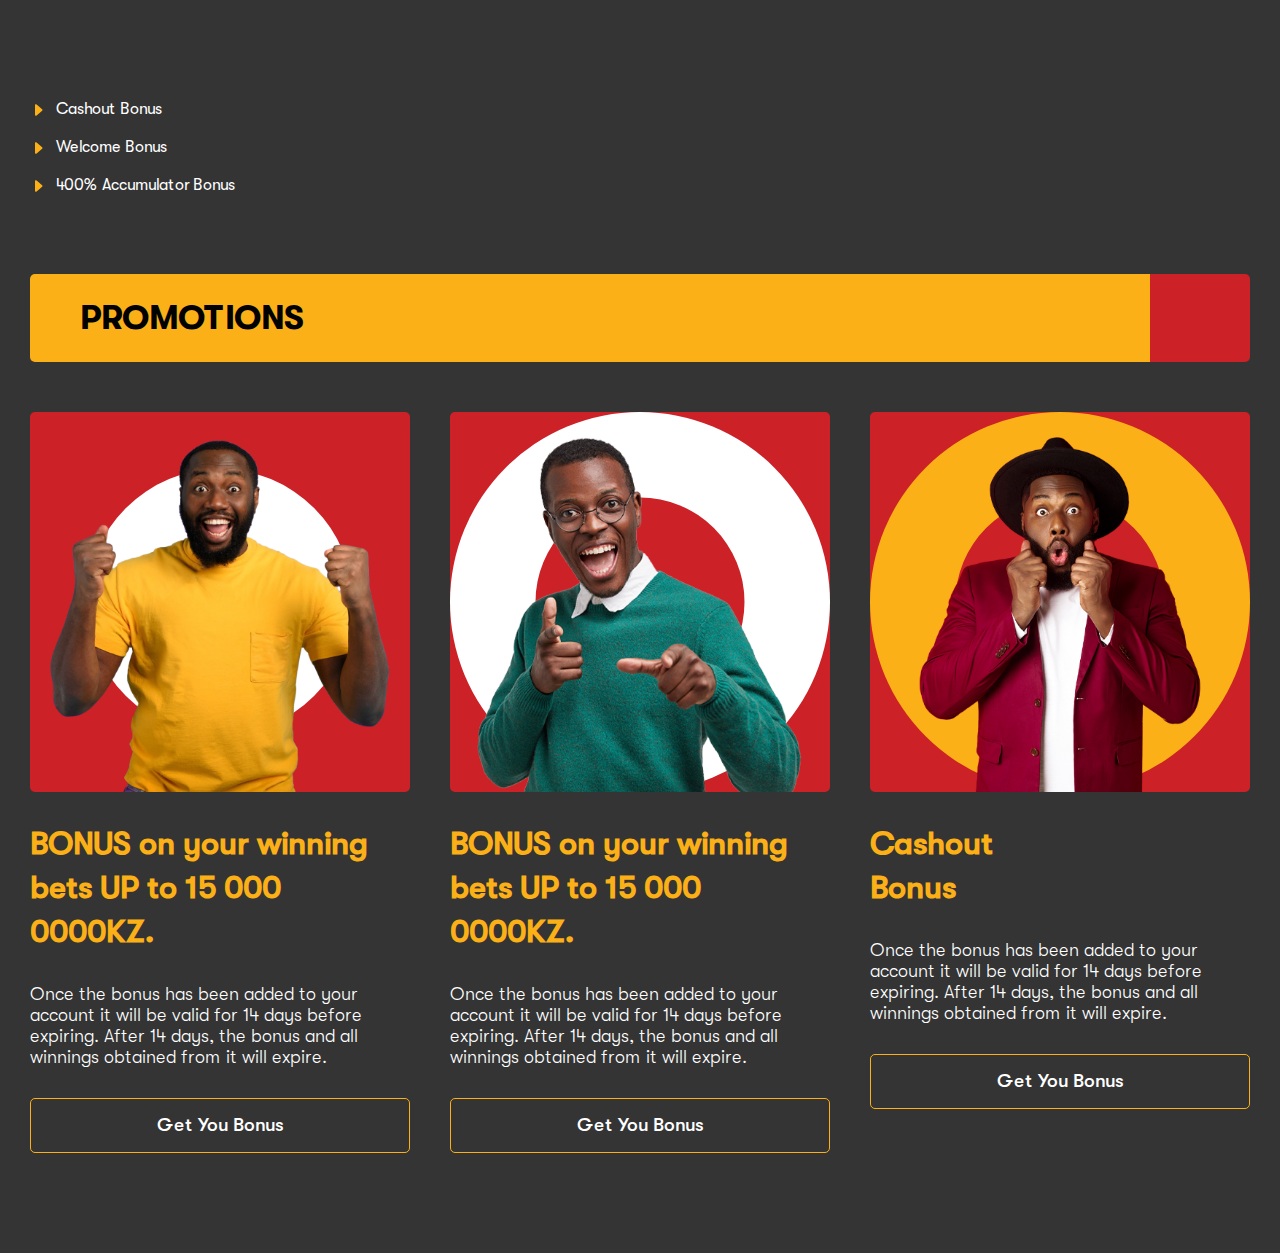
<file: index.html>
<!DOCTYPE html>
<html lang="en">

<head>
    <meta charset="UTF-8">
    <meta http-equiv="X-UA-Compatible" content="IE=edge">
    <meta name="viewport" content="width=device-width, initial-scale=1.0">
    <link rel="stylesheet" href="./assets/css/style.css">
    <title>Home     </title>
</head>

<body>
    <main>

        <section>
            <div class="container_">
                <ul class="list_">
                    <li><a href="./cashout-bonus.html">Cashout Bonus</a></li>
                    <li><a href="./welcome-bonus.html">Welcome Bonus</a></li>
                    <li><a href="./accumulator-bonus.html">400% Accumulator Bonus</a></li>
                </ul>
            </div>
        </section>
        <section>
            <div class="container_">
                <h3>PROMOTIONS</h3>
                <div class="grid-3 grid-lg-2 grid-sm-1 gap-40">
                    <div class="card_">
                        <a href="#" class="avatar_">
                            <img src="./assets/img/avatar-1.png" alt="" />
                        </a>
                        <h5 class="mr-0"> BONUS on your winning bets UP to 15 000 0000KZ. </h5>
                        <div class="flex-1">
                            <p>
                                Once the bonus has been added to your account it will be valid for 14 days before
                                expiring.
                                After 14 days, the bonus and all winnings obtained from it will expire.
                            </p>
                        </div>
                        <a href="#" class="button_"> Get You Bonus </a>
                    </div>
                    <div class="card_ style-2">
                        <a href="#" class="avatar_">
                            <img src="./assets/img/avatar-2.png" alt="" />
                        </a>
                        <h5 class="mr-0"> BONUS on your winning bets UP to 15 000 0000KZ. </h5>
                        <div class="flex-1">
                            <p>
                                Once the bonus has been added to your account it will be valid for 14 days before
                                expiring.
                                After 14 days, the bonus and all winnings obtained from it will expire.
                            </p>
                        </div>
                        <a href="#" class="button_"> Get You Bonus </a>
                    </div>
                    <div class="card_ style-3">
                        <a href="#" class="avatar_">
                            <img src="./assets/img/avatar-3.png" alt="" />
                        </a>
                        <h5 class="mr-0"> Cashout<br /> Bonus </h5>
                        <div class="flex-1">
                            <p>
                                Once the bonus has been added to your account it will be valid for 14 days before
                                expiring.
                                After 14 days, the bonus and all winnings obtained from it will expire.
                            </p>
                        </div>
                        <a href="#" class="button_"> Get You Bonus </a>
                    </div>

                </div>
            </div>
        </section>
    </main>
</body>

</html>
</file>
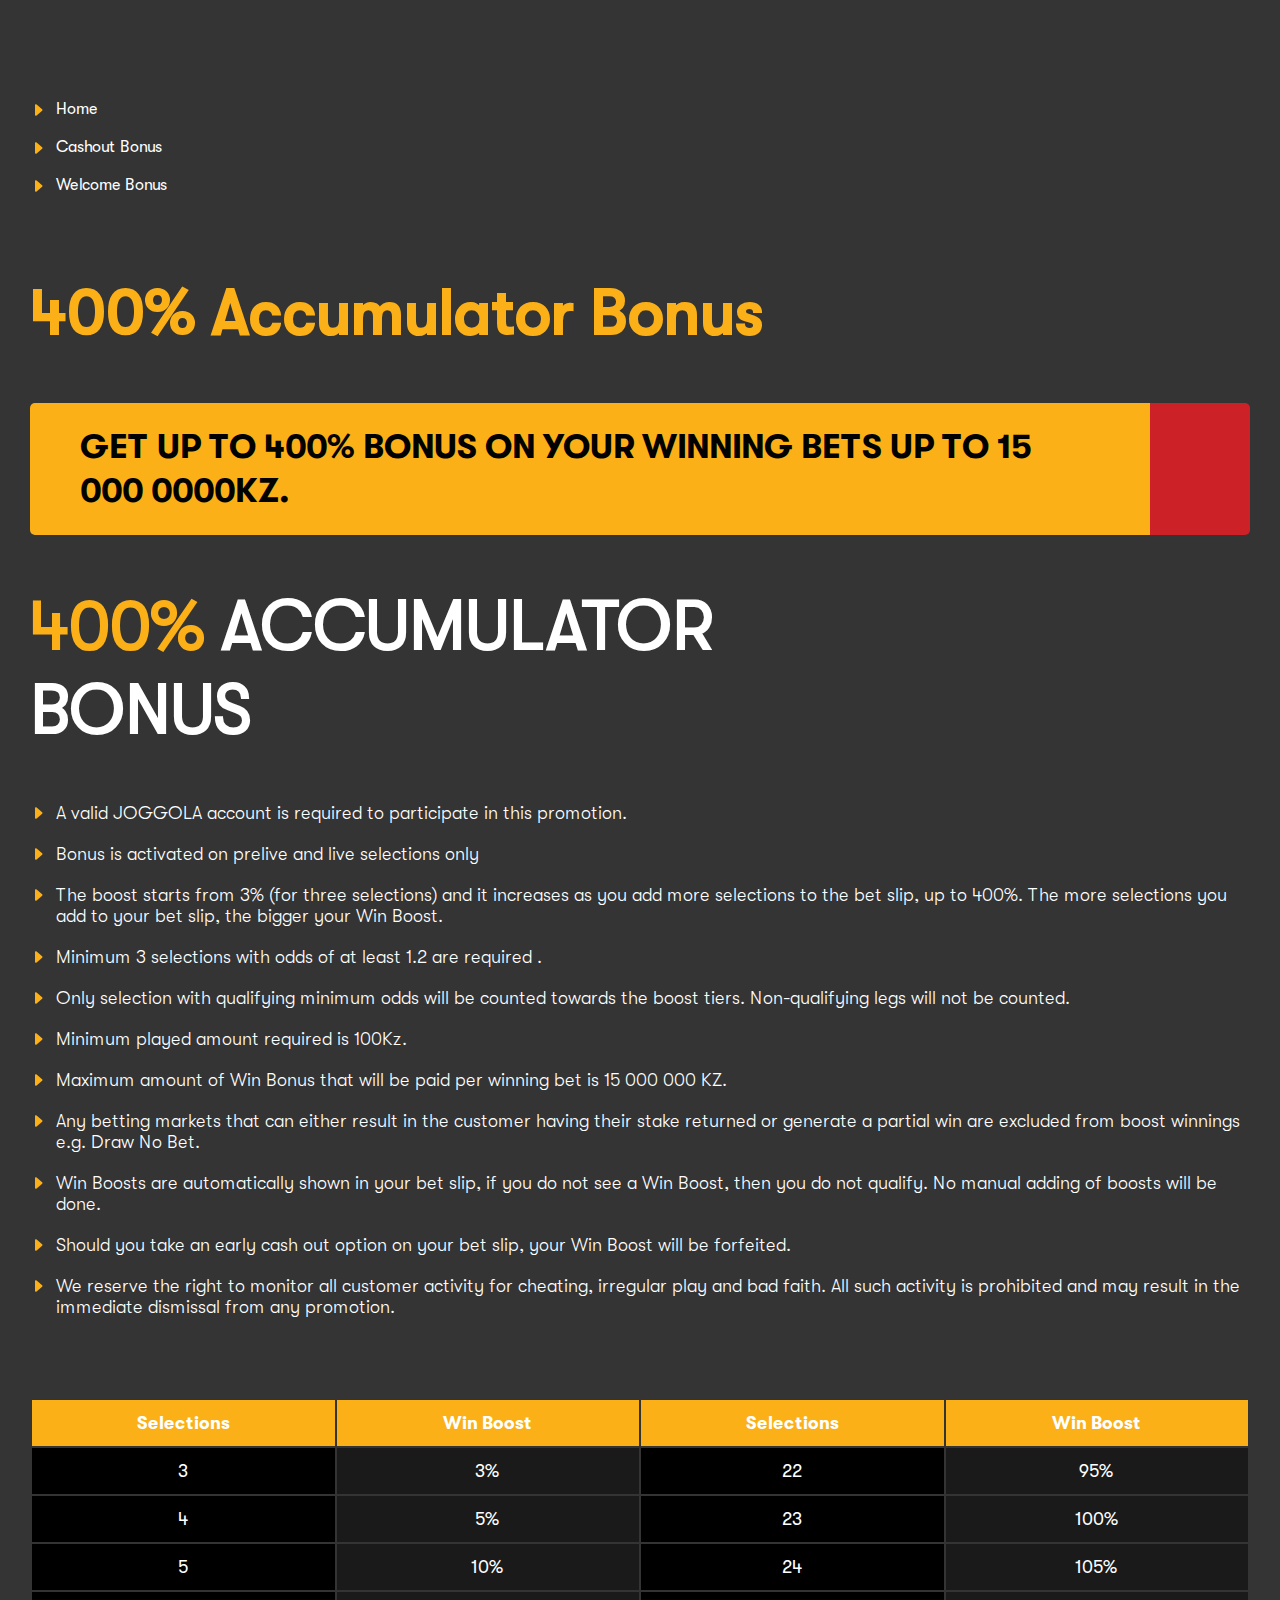
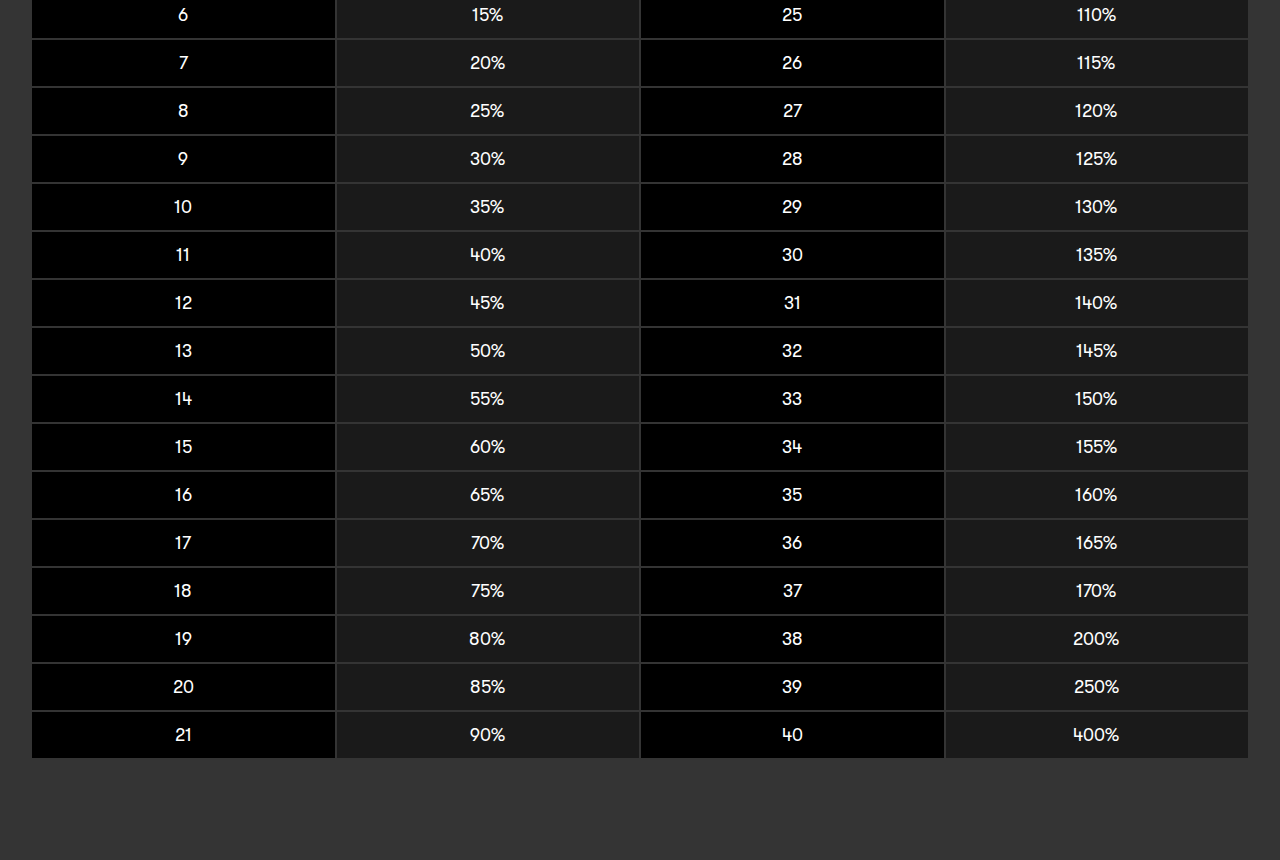
<file: accumulator-bonus.html>
<!DOCTYPE html>
<html lang="en">

<head>
    <meta charset="UTF-8">
    <meta http-equiv="X-UA-Compatible" content="IE=edge">
    <meta name="viewport" content="width=device-width, initial-scale=1.0">
    <link rel="stylesheet" href="./assets/css/style.css">
    <title>400% Accumulator Bonus</title>
</head>

<body>
    <main>
        <section>
            <div class="container_">
                <ul class="list_">
                    <li><a href="./index.html">Home</a></li>
                    <li><a href="./cashout-bonus.html">Cashout Bonus</a></li>
                    <li><a href="./welcome-bonus.html">Welcome Bonus</a></li>
                </ul>
            </div>
        </section>
        <section>
            <div class="container_">
                <h2 class="align-center">
                    400% Accumulator Bonus
                </h2>
                <h3>GET UP to 400% BONUS on your winning bets UP to 15 000 0000KZ.</h3>
                <h1>
                    <span class="c-secondry">400%</span>
                    ACCUMULATOR
                    <br />BONUS
                </h1>
                <div>
                    <ul class="list_">
                        <li>
                            <p>A valid JOGGOLA account is required to participate in this promotion.</p>
                        </li>
                        <li>
                            <p>Bonus is activated on prelive and live selections only</p>
                        </li>
                        <li>
                            <p>The boost starts from 3% (for three selections) and it increases as you add more
                                selections to the bet slip, up to 400%. The more selections you add to your bet slip,
                                the bigger your Win Boost.</p>
                        </li>
                        <li>
                            <p>Minimum 3 selections with odds of at least 1.2 are required .</p>
                        </li>
                        <li>
                            <p>Only selection with qualifying minimum odds will be counted towards the boost tiers.
                                Non-qualifying legs will not be counted.</p>
                        </li>
                        <li>
                            <p>Minimum played amount required is 100Kz.</p>
                        </li>
                        <li>
                            <p>Maximum amount of Win Bonus that will be paid per winning bet is 15 000 000 KZ.</p>
                        </li>
                        <li>
                            <p>Any betting markets that can either result in the customer having their stake returned or
                                generate a partial win are excluded from boost winnings e.g. Draw No Bet.</p>
                        </li>
                        <li>
                            <p>Win Boosts are automatically shown in your bet slip, if you do not see a Win Boost, then
                                you do not qualify. No manual adding of boosts will be done.</p>
                        </li>
                        <li>
                            <p>Should you take an early cash out option on your bet slip, your Win Boost will be
                                forfeited.</p>
                        </li>
                        <li>
                            <p>We reserve the right to monitor all customer activity for cheating, irregular play and
                                bad faith. All such activity is prohibited and may result in the immediate dismissal
                                from any promotion.</p>
                        </li>
                    </ul>
                </div>
            </div>
        </section>
        <section>
            <div class="container_">
                <table class="table_">
                    <thead>
                        <tr>
                            <th>Selections</th>
                            <th>Win Boost</th>
                            <th>Selections</th>
                            <th>Win Boost</th>
                        </tr>
                    </thead>
                    <tbody>
                        <tr>
                            <td>
                                3</td>
                            <td>
                                3%</td>
                            <td>
                                22
                            </td>
                            <td>
                                95%
                            </td>
                        </tr>
                        <tr>
                            <td>
                                4</td>
                            <td>
                                5%</td>
                            <td>
                                23
                            </td>
                            <td>
                                100%
                            </td>
                        </tr>
                        <tr>
                            <td>
                                5</td>
                            <td>
                                10%</td>
                            <td>
                                24
                            </td>
                            <td>
                                105%
                            </td>
                        </tr>
                        <tr>
                            <td>
                                6</td>
                            <td>
                                15%</td>
                            <td>
                                25
                            </td>
                            <td>
                                110%
                            </td>
                        </tr>
                        <tr>
                            <td>
                                7</td>
                            <td>
                                20%</td>
                            <td>
                                26
                            </td>
                            <td>
                                115%
                            </td>
                        </tr>
                        <tr>
                            <td>
                                8</td>
                            <td>
                                25%</td>
                            <td>
                                27
                            </td>
                            <td>
                                120%
                            </td>
                        </tr>
                        <tr>
                            <td>
                                9
                            </td>
                            <td>
                                30%
                            </td>
                            <td>
                                28
                            </td>
                            <td>
                                125%
                            </td>
                        </tr>
                        <tr>
                            <td>
                                10
                            </td>
                            <td>
                                35%
                            </td>
                            <td>
                                29
                            </td>
                            <td>
                                130%
                            </td>
                        </tr>
                        <tr>
                            <td>
                                11
                            </td>
                            <td>
                                40%
                            </td>
                            <td>
                                30
                            </td>
                            <td>
                                135%
                            </td>
                        </tr>
                        <tr>
                            <td>
                                12
                            </td>
                            <td>
                                45%
                            </td>
                            <td>
                                31
                            </td>
                            <td>
                                140%
                            </td>
                        </tr>
                        <tr>
                            <td>
                                13
                            </td>
                            <td>
                                50%
                            </td>
                            <td>
                                32
                            </td>
                            <td>
                                145%
                            </td>
                        </tr>
                        <tr>
                            <td>
                                14
                            </td>
                            <td>
                                55%
                            </td>
                            <td>
                                33
                            </td>
                            <td>
                                150%
                            </td>
                        </tr>
                        <tr>
                            <td>
                                15
                            </td>
                            <td>
                                60%
                            </td>
                            <td>
                                34
                            </td>
                            <td>
                                155%
                            </td>
                        </tr>
                        <tr>
                            <td>
                                16
                            </td>
                            <td>
                                65%
                            </td>
                            <td>
                                35
                            </td>
                            <td>
                                160%
                            </td>
                        </tr>
                        <tr>
                            <td>
                                17
                            </td>
                            <td>
                                70%
                            </td>
                            <td>
                                36
                            </td>
                            <td>
                                165%
                            </td>
                        </tr>
                        <tr>
                            <td>
                                18
                            </td>
                            <td>
                                75%
                            </td>
                            <td>
                                37
                            </td>
                            <td>
                                170%
                            </td>
                        </tr>
                        <tr>
                            <td>
                                19
                            </td>
                            <td>
                                80%
                            </td>
                            <td>
                                38
                            </td>
                            <td>
                                200%
                            </td>
                        </tr>
                        <tr>
                            <td>
                                20
                            </td>
                            <td>
                                85%
                            </td>
                            <td>
                                39
                            </td>
                            <td>
                                250%
                            </td>
                        </tr>
                        <tr>
                            <td>
                                21
                            </td>
                            <td>
                                90%
                            </td>
                            <td>
                                40
                            </td>
                            <td>
                                400%
                            </td>
                        </tr>

                    </tbody>
                </table>
            </div>
        </section>
    </main>
</body>

</html>
</file>
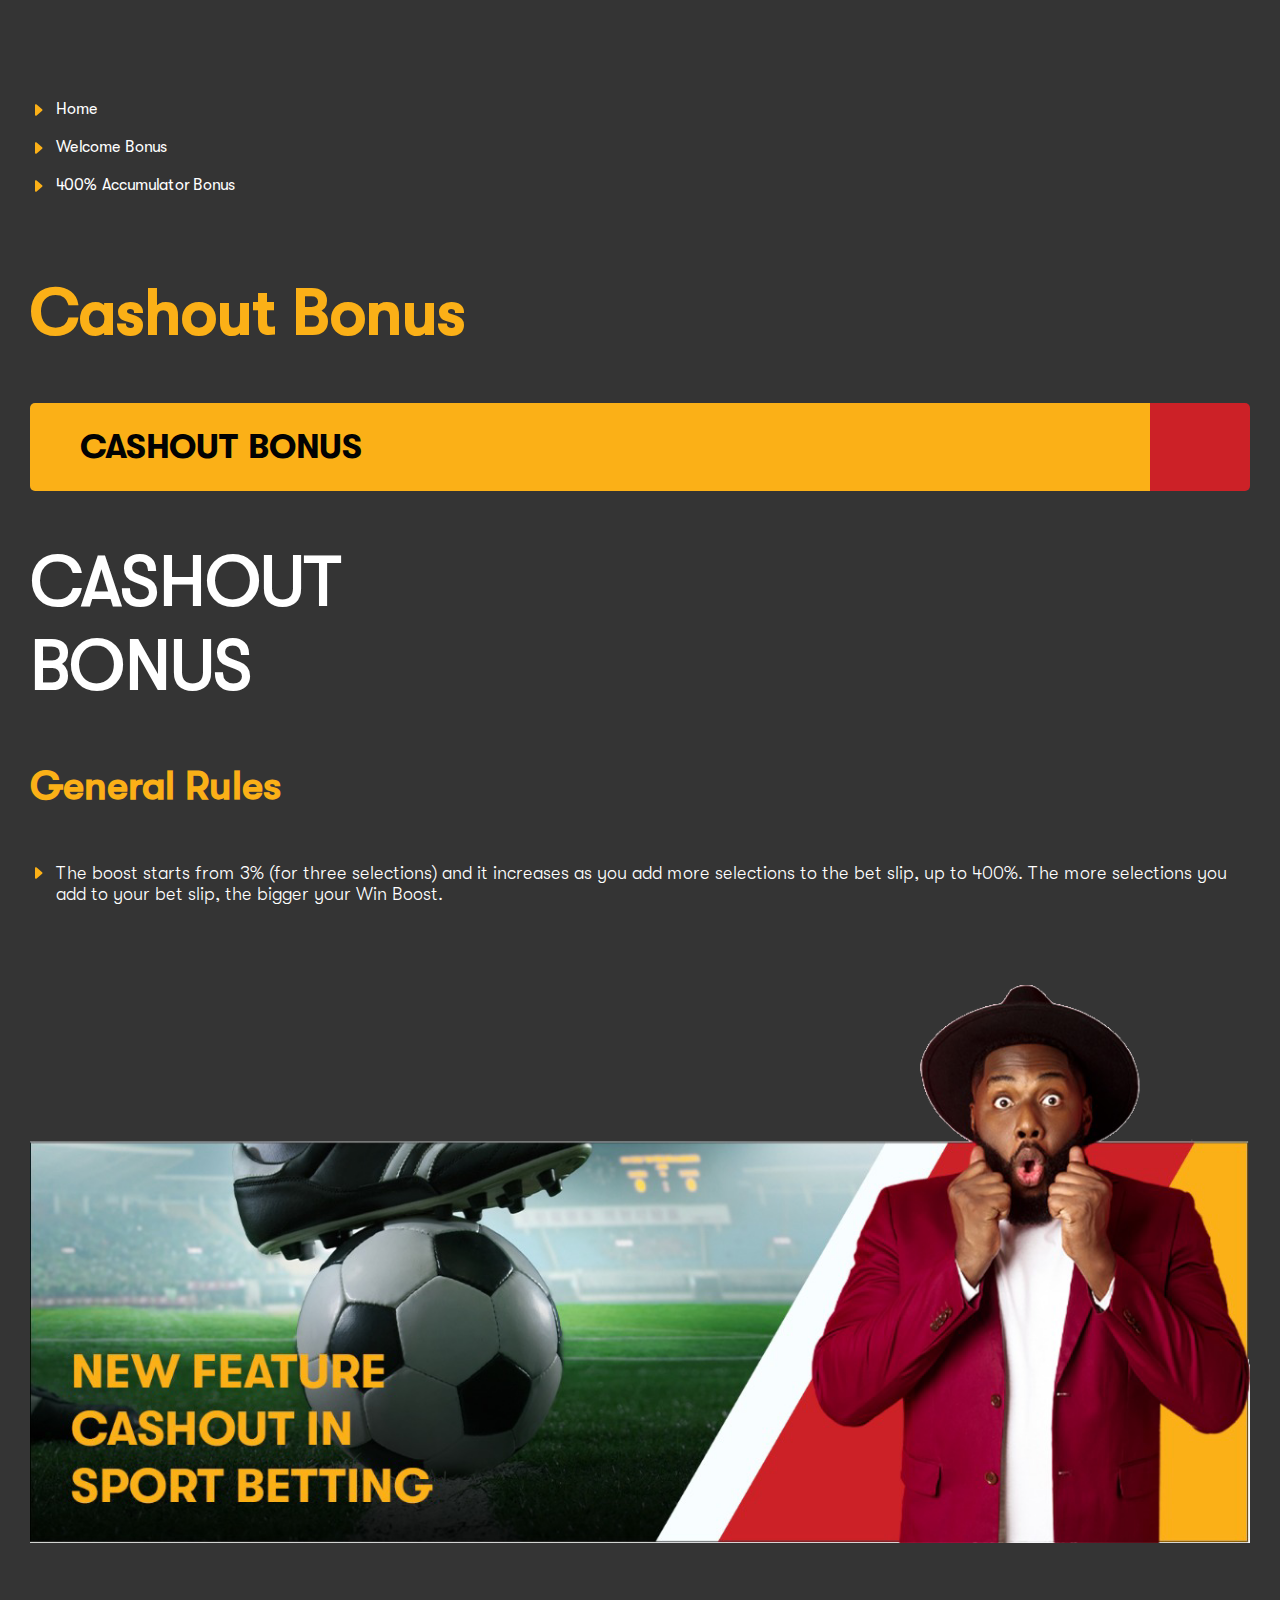
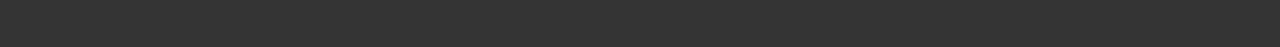
<file: cashout-bonus.html>
<!DOCTYPE html>
<html lang="en">

<head>
    <meta charset="UTF-8">
    <meta http-equiv="X-UA-Compatible" content="IE=edge">
    <meta name="viewport" content="width=device-width, initial-scale=1.0">
    <link rel="stylesheet" href="./assets/css/style.css">
    <title>Cashout Bonus</title>
</head>

<body>
    <main>

        <section>
            <div class="container_">
                <ul class="list_">
                    <li><a href="./index.html">Home</a></li>
                    <li><a href="./welcome-bonus.html">Welcome Bonus</a></li>
                    <li><a href="./accumulator-bonus.html">400% Accumulator Bonus</a></li>
                </ul>
            </div>
        </section>
        <section>
            <div class="container_">
                <h2 class="align-center">
                    Cashout Bonus
                </h2>
                <h3>Cashout Bonus</h3>
                <h1> CASHOUT <br />BONUS </h1>
                <h4>General Rules</h4>
                <div>
                    <ul class="list_">
                        <li>
                            <p>
                                The boost starts from 3% (for three selections) and it increases as you add more
                                selections to the bet slip, up to 400%. The more selections you add to your bet slip,
                                the bigger your Win Boost.
                            </p>
                        </li>
                    </ul>
                </div>
            </div>
        </section>
        <section>
            <div class="container_">
                <div class="bg-holder">
                    <img src="./assets/img/cashout-bonus.png" alt="" srcset="">
                </div>
            </div>
        </section>
    </main>
</body>

</html>
</file>
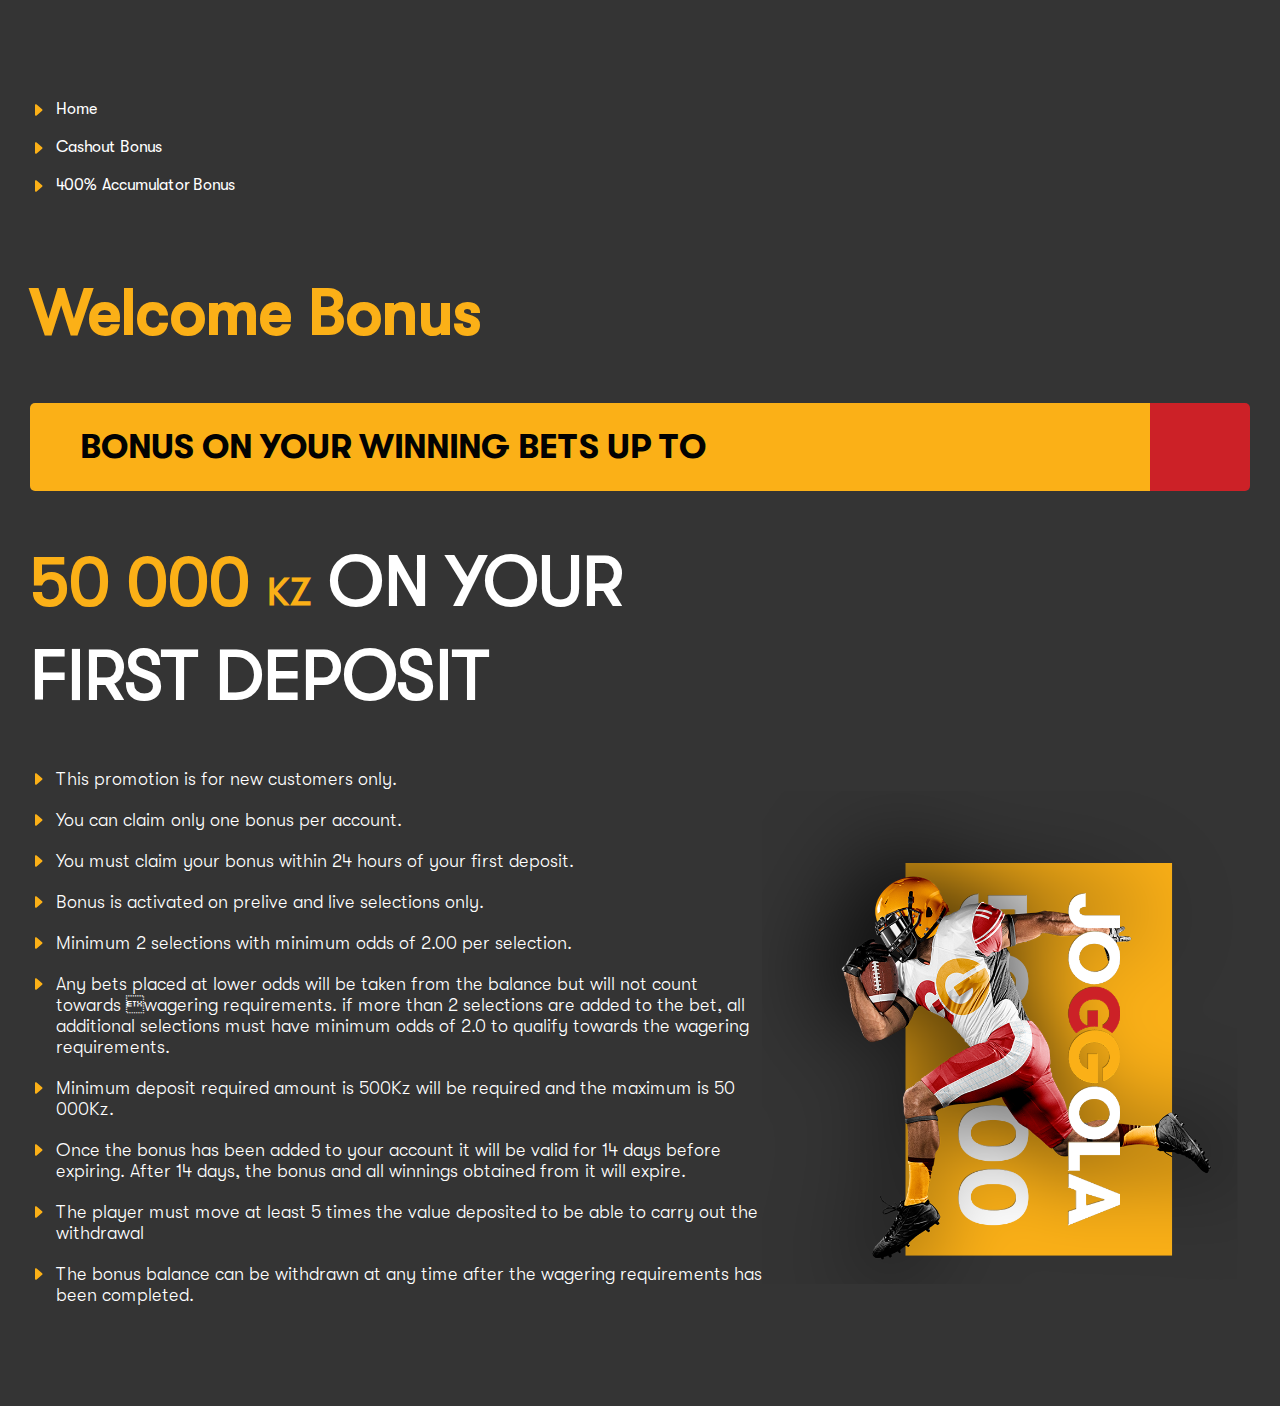
<file: welcome-bonus.html>
<!DOCTYPE html>
<html lang="en">

<head>
    <meta charset="UTF-8">
    <meta http-equiv="X-UA-Compatible" content="IE=edge">
    <meta name="viewport" content="width=device-width, initial-scale=1.0">
    <link rel="stylesheet" href="./assets/css/style.css">
    <title>Welcome Bonus</title>
</head>

<body>
    <main>

        <section>
            <div class="container_">
                <ul class="list_">
                    <li><a href="./index.html">Home</a></li>
                    <li><a href="./cashout-bonus.html">Cashout Bonus</a></li>
                    <li><a href="./accumulator-bonus.html">400% Accumulator Bonus</a></li>
                </ul>
            </div>
        </section>
        <section>
            <div class="container_">
                <h2 class="align-center"> Welcome Bonus </h2>
                <h3>BONUS ON YOUR WINNING BETS UP TO</h3>
                <h1>
                    <span class="c-secondry">50 000 <span class="f-size-37">KZ</span></span> ON YOUR<br /> FIRST DEPOSIT
                </h1>
                <div class="list-img">
                    <div class="list-holder">
                        <ul class="list_">
                            <li>
                                <p>This promotion is for new customers only.</p>
                            </li>
                            <li>
                                <p>You can claim only one bonus per account.</p>
                            </li>
                            <li>
                                <p>You must claim your bonus within 24 hours of your first deposit.</p>
                            </li>
                            <li>
                                <p>Bonus is activated on prelive and live selections only.</p>
                            </li>
                            <li>
                                <p>Minimum 2 selections with minimum odds of 2.00 per selection.</p>
                            </li>
                            <li>
                                <p>Any bets placed at lower odds will be taken from the balance but will not count
                                    towards wagering requirements. if more than 2 selections are added to the bet, all
                                    additional selections must have minimum odds of 2.0 to qualify towards the wagering
                                    requirements.</p>
                            </li>
                            <li>
                                <p>Minimum deposit required amount is 500Kz will be required and the maximum is 50
                                    000Kz.</p>
                            </li>
                            <li>
                                <p>Once the bonus has been added to your account it will be valid for 14 days before
                                    expiring. After 14 days, the bonus and all winnings obtained from it will expire.
                                </p>
                            </li>
                            <li>
                                <p>The player must move at least 5 times the value deposited to be able to carry out the
                                    withdrawal</p>
                            </li>
                            <li>
                                <p>The bonus balance can be withdrawn at any time after the wagering requirements has
                                    been completed.</p>
                            </li>

                        </ul>
                    </div>
                    <div class="img-holder">
                        <img src="./assets/img/welcome-bonus.png" alt="">
                    </div>
                </div>
            </div>
        </section>
    </main>
</body>

</html>
</file>
<file: assets/css/style.css>
@import"../fonts/font.css";.c-secondry{color:#fbb017}.gap-40{gap:2.5rem}.r-gap-80,body main,html main{row-gap:5rem}.r-gap-20,body .list_,html .list_{row-gap:1.25rem}.r-gap-30,body .card_,html .card_{row-gap:1.875rem}.gap-10,body .list_ li,html .list_ li{gap:0.625rem}.mr-0{margin:0 !important}[class*=grid]{display:grid;width:100%;box-sizing:border-box}[class*=grid]>*{max-width:100%;min-height:100%}[class*=grid].grid-3{grid-template-columns:repeat(3, 1fr)}@media only screen and (max-width: 992px){[class*=grid].grid-lg-2{grid-template-columns:repeat(2, 1fr)}}@media only screen and (max-width: 576px){[class*=grid].grid-sm-1{grid-template-columns:repeat(1, 1fr)}}.d-flex{display:flex}.d-flex-r,body .list_ li,html .list_ li,.d-flex-r-n-c,body .list-img,html .list-img,.d-flex-r-c,.d-flex-r-c-c{display:flex;flex-direction:row}.d-flex-c,body .list_,html .list_,body .card_,html .card_,body main,html main,.d-flex-c-c,.d-flex-c-c-c{display:flex;flex-direction:column}.d-flex-r-c,.d-flex-r-c-c{justify-content:center}.d-flex-c-c,.d-flex-c-c-c{align-items:center}.d-flex-r-c-c{align-items:center}.d-flex-c-c-c{align-items:center}.d-flex-r-n-c,body .list-img,html .list-img{justify-content:initial;align-items:center}.flex-wrap{flex-wrap:wrap}.container_{max-width:1400px;width:100%;padding:0 30px;margin:auto;box-sizing:border-box}@media only screen and (max-width: 1200px){.container_{max-width:1272px}}@media only screen and (max-width: 576px){.container_{padding:0 20px}}a,a:hover,a:visited{text-decoration:none}ul,ol,a,h1,h2,h3,h4,h5,h6,p{padding:0;margin:0}ul,ol{list-style-type:none}p{font-size:1.125rem;line-height:1.3125rem;font-family:"GTWalsheimProLight";color:#fff}p.lg_{font-size:4rem;line-height:4.75rem;color:#fbb017;text-transform:uppercase;font-family:"GTWalsheimProBold";padding:1.25rem}h1,h2,h4,h3,h5{margin-bottom:3.125rem}h1{font-size:4.3125rem;line-height:5.25rem;color:#fff}h2{font-size:4rem;line-height:4.9375rem;font-family:"GTWalsheimProMedium";color:#fbb017}h3{width:100%;background-color:#fbb017;color:#020202;text-transform:uppercase;font-family:"GTWalsheimProBold";padding:1.375rem 3.125rem;border-radius:0.3125rem;font-size:2.125rem;line-height:2.75rem}@media only screen and (min-width: 768px){h3{border-right:6.25rem solid #cc2127}}h4{font-size:2.5rem;line-height:3.375rem}h5{font-size:2rem;line-height:2.75rem}h4,h5{font-family:"GTWalsheimProMedium";color:#fbb017}.f-size-37{font-size:2.3125rem}.align-c{text-align:center}@media only screen and (max-width: 1400px){p.lg_{font-size:3.125rem;line-height:3.75rem}}@media only screen and (max-width: 1200px){p.lg_{font-size:2.75rem;line-height:3.375rem}}@media only screen and (max-width: 768px){h3{font-size:1.5rem;line-height:2.25rem;padding:1.25rem}h5{font-size:1.875rem;line-height:2.625rem}h1{font-size:2.5rem;line-height:3.75rem}h2{font-size:2.125rem;line-height:3.5rem;font-family:"GTWalsheimProMedium";color:#fbb017}h4{font-size:1.875rem;line-height:2.5rem}p.lg_{font-size:2.125rem;line-height:2.75rem}.f-size-37{font-size:1.5rem}}@media only screen and (max-width: 576px){h3{font-size:1.125rem;line-height:1.875rem}p.lg_{font-size:1.3125rem;line-height:1.625rem}.f-size-37{font-size:1.1875rem}}html{font-size:16px}body,html{margin:0;padding:0;overflow:hidden auto;font-family:"GTWalsheimPro";background-color:#343434}body *,html *{box-sizing:border-box}body main,html main{padding:6.25rem 0}@media only screen and (max-width: 768px){body main,html main{row-gap:50px !important}}body .card_,html .card_{width:100%}body .card_ .avatar_,html .card_ .avatar_{width:100%;background-color:#cc2127;padding-bottom:100%;position:relative;border-radius:0.3125rem;overflow:hidden}body .card_ .avatar_ img,html .card_ .avatar_ img{position:absolute;z-index:3;top:0;left:5%;width:90%;height:100%;object-fit:contain;object-position:center bottom}body .card_ .avatar_::before,body .card_ .avatar_::after,html .card_ .avatar_::before,html .card_ .avatar_::after{position:absolute;z-index:1;content:"";width:100%;height:100%;top:0%;left:0%;border-radius:50%;transform-origin:center;-webkit-transition:all 350ms linear;-moz-transition:all 350ms linear;-ms-transition:all 350ms linear;-o-transition:all 350ms linear;transition:all 350ms linear}body .card_ .avatar_::before,html .card_ .avatar_::before{background-color:#fff;transform:scale(0.7)}body .card_ .avatar_:after,html .card_ .avatar_:after{z-index:2;background-color:#cc2127;transform:scale(0)}body .card_ .avatar_:hover::before,html .card_ .avatar_:hover::before{transform:scale(1);background-color:#fbb017}body .card_ .avatar_:hover:after,html .card_ .avatar_:hover:after{transform:scale(0.55)}body .card_.style-2 .avatar_::before,html .card_.style-2 .avatar_::before{transform:scale(1)}body .card_.style-2 .avatar_:after,html .card_.style-2 .avatar_:after{transform:scale(0.55)}body .card_.style-2 .avatar_:hover::before,html .card_.style-2 .avatar_:hover::before{transform:scale(0.7);background-color:#fbb017}body .card_.style-2 .avatar_:hover:after,html .card_.style-2 .avatar_:hover:after{transform:scale(0)}body .card_.style-3 .avatar_::before,html .card_.style-3 .avatar_::before{transform:scale(1);background-color:#fbb017}body .card_.style-3 .avatar_:after,html .card_.style-3 .avatar_:after{transform:scale(0.55)}body .card_.style-3 .avatar_:hover::before,html .card_.style-3 .avatar_:hover::before{transform:scale(0.7);background-color:#fff}body .card_.style-3 .avatar_:hover:after,html .card_.style-3 .avatar_:hover:after{transform:scale(0)}body .button_,html .button_{border:0;outline:none;background-color:transparent;border:1px solid #fbb017;border-radius:0.3125rem;text-align:center;padding:0.9375rem 1.25rem;font-size:1.1875rem;line-height:1.4375rem;font-family:"GTWalsheimProMedium";width:100%;-webkit-transition:all 400ms linear;-moz-transition:all 400ms linear;-ms-transition:all 400ms linear;-o-transition:all 400ms linear;transition:all 400ms linear}body .button_,body .button_:hover,body .button_:visited,html .button_,html .button_:hover,html .button_:visited{text-decoration:none;color:#fff}body .button_:hover,html .button_:hover{background-color:#fbb017;color:#020202}body .list_,html .list_{list-style-type:none}@media only screen and (max-width: 768px){body .list_,html .list_{margin-right:0 !important}}body .list_ li,html .list_ li{color:#fff}body .list_ li a[href],html .list_ li a[href]{color:#fff}body .list_ li:before,html .list_ li:before{content:"";clip-path:path("m12.14 8.753-5.482 4.796c-.646.566-1.658.106-1.658-.753V3.204a1 1 0 0 1 1.659-.753l5.48 4.796a1 1 0 0 1 0 1.506z");background-color:#fbb017;width:16px;min-width:16px;height:16px;display:block;position:relative;top:2px}body .list-img .list-holder,html .list-img .list-holder{flex:1}@media only screen and (max-width: 992px){body .list-img,html .list-img{display:block}}body .img-holder,html .img-holder{width:40%}body .img-holder img,html .img-holder img{width:100%;max-width:500px;margin:auto;display:block}@media only screen and (max-width: 1200px){body .img-holder,html .img-holder{width:44%}}@media only screen and (max-width: 992px){body .img-holder,html .img-holder{margin-top:1.875rem;width:100%}}body .table_,html .table_{table-layout:fixed;width:100%}body .table_ th,body .table_ td,html .table_ th,html .table_ td{color:#fff;text-align:center;padding:0.5rem;font-size:1.125rem;line-height:1.875rem}@media only screen and (max-width: 768px){body .table_ th,body .table_ td,html .table_ th,html .table_ td{font-size:0.875rem;line-height:1.5rem}}body .table_ th,html .table_ th{background-color:#fbb017;font-family:"GTWalsheimProBold"}body .table_ td,html .table_ td{background-color:#1a1a1a}body .table_ td:nth-child(odd),html .table_ td:nth-child(odd){background-color:#000}body .bg-holder,html .bg-holder{width:100%}body .bg-holder img,html .bg-holder img{width:100%}
</file>
